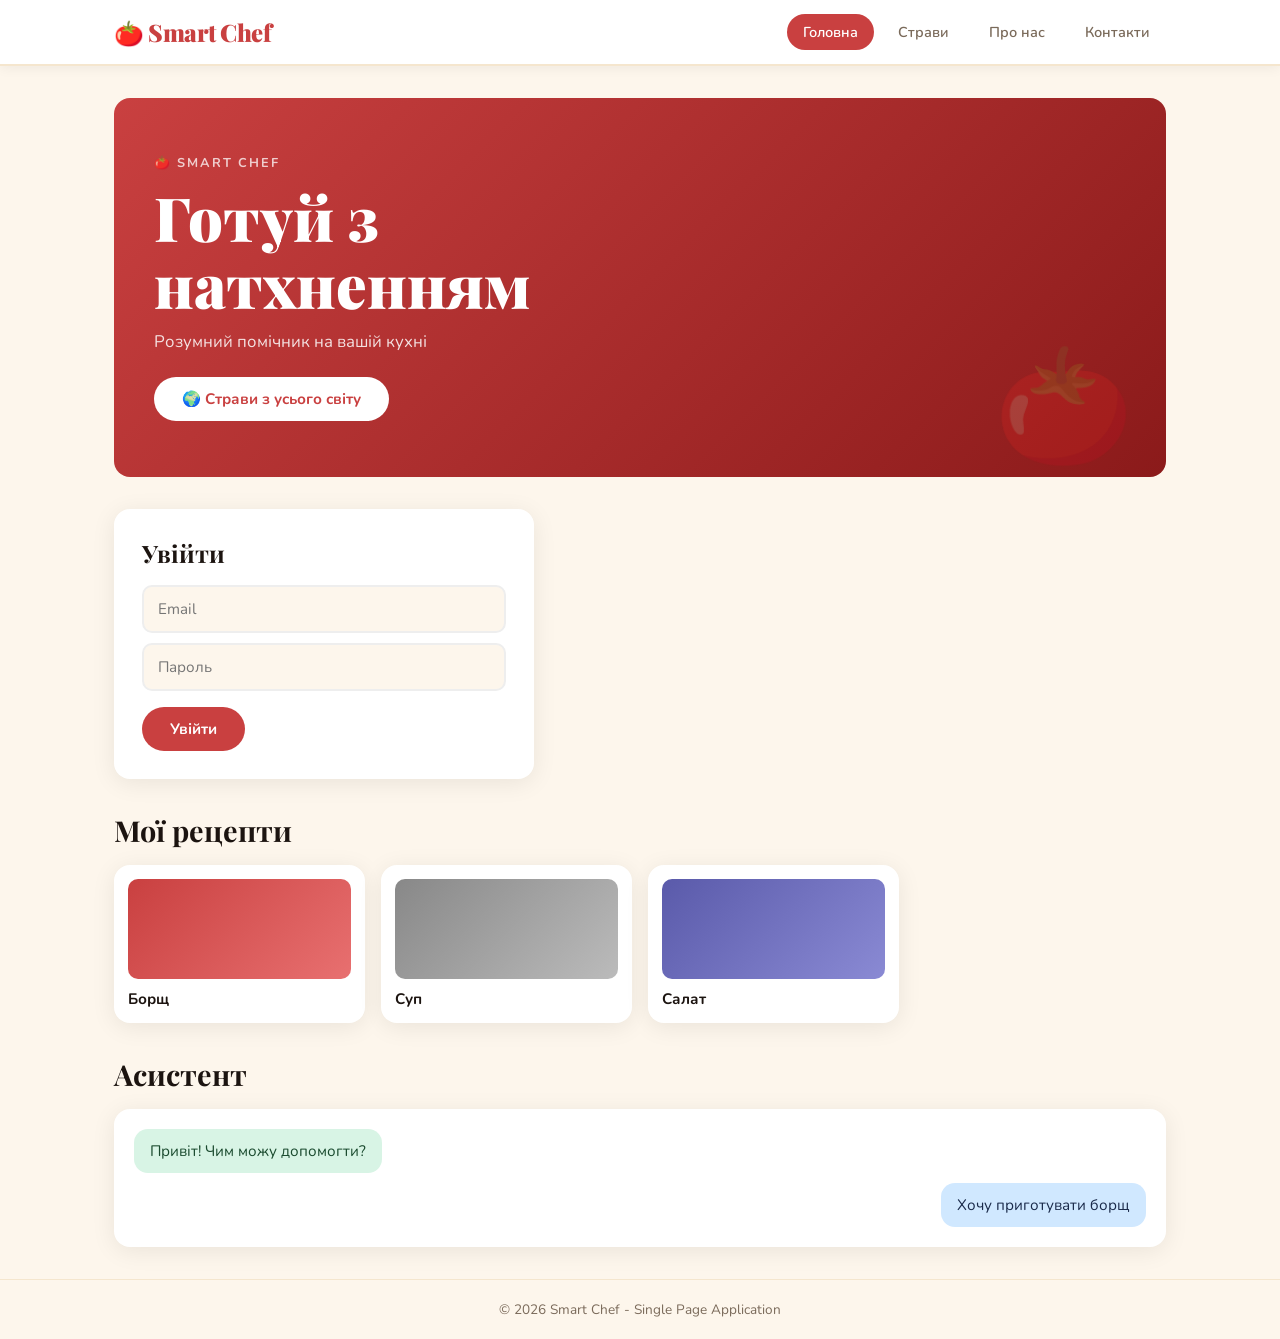
<file: index.html>
<!DOCTYPE html>
<html lang="uk">
<head>
  <meta charset="UTF-8">
  <meta name="viewport" content="width=device-width, initial-scale=1.0">
  <title>Smart Chef</title>
  <link rel="preconnect" href="https://fonts.googleapis.com">
  <link rel="stylesheet" href="accessibility.css">
  <link rel="preconnect" href="https://fonts.gstatic.com" crossorigin>
  <link href="https://fonts.googleapis.com/css2?family=Playfair+Display:wght@700;900&family=Nunito:wght@400;600;700&display=swap" rel="stylesheet">
  <link rel="stylesheet" href="styles.css">
</head>
<body>

  <!-- Header by Header component-->

  <main id="app" class="app-main"></main>

  <!-- Footer injected by Footer component (main.js) -->

  <script type="module" src="main.js"></script>

</body>
</html>
</file>
<file: accessibility.css>
/* 1 - це Skip-link: пропуск навігації для читаємості */
.skip-link {
  position: absolute;
  top: -100px;
  left: 0;
  background: #1a1a1a;
  color: #ffffff;
  padding: 10px 20px;
  font-size: 1rem;
  font-weight: 700;
  text-decoration: none;
  z-index: 9999;
  border-radius: 0 0 8px 0;
  transition: top 0.2s;
}
.skip-link:focus {
  top: 0;
}

/* 2 Screen-reader only, приховано візуально */
.sr-only {
  position: absolute;
  width: 1px;
  height: 1px;
  padding: 0;
  margin: -1px;
  overflow: hidden;
  clip: rect(0, 0, 0, 0);
  white-space: nowrap;
  border: 0;
}

/* 3. FOCUS STATE це видимий і контрастний для клавіатурних користувачів */
:focus-visible {
  outline: 3px solid #e67e22;
  outline-offset: 3px;
  border-radius: 4px;
}

/* Відміна outline лише для mouse-click (не keyboard) */
:focus:not(:focus-visible) {
  outline: none;
}

/* 4. Контрастність тексту, виправлення сірих елементів */
/* Проблема: .card-category, .card-area */
.card-category,
.card-area {
  color: #5a5a5a;   /* контраст ~7:1 на білому тлі */
  font-size: 0.875rem;
}

/* Підказки форми */
.form-hint {
  display: block;
  font-size: 0.8rem;
  color: #595959;
  margin-top: 4px;
}

.required-mark {
  color: #cc0000;
  margin-left: 3px;
}

/* 5 Видимий focus для nav-посилань */
.nav-link:focus-visible {
  outline: 3px solid #e67e22;
  outline-offset: 4px;
  border-radius: 3px;
}

/* Активна вкладка */
.tab-btn--active,
.tab-btn[aria-selected="true"] {
  background-color: #e67e22;
  color: #ffffff;
  font-weight: 700;
}

/* Фокус на tab-кнопках */
.tab-btn:focus-visible {
  outline: 3px solid #e67e22;
  outline-offset: 2px;
}

/* 6. Форма label контрастний */
.form-label {
  display: block;
  margin-bottom: 6px;
  font-weight: 600;
  color: #1a1a1a;
}

/* Status-повідомлення форми */
.form-status {
  margin: 12px 0;
  min-height: 24px;
  font-size: 0.95rem;
}
.form-status--success {
  color: #155724;
  background: #d4edda;
  border: 1px solid #c3e6cb;
  padding: 10px 14px;
  border-radius: 6px;
}

/* 7 Карточки: клавіатурний фокус */
.meal-card:focus-visible {
  outline: 3px solid #e67e22;
  outline-offset: 4px;
  border-radius: 10px;
}

/* 8 Покращення контрасту кнопки */
.btn-primary {
  background-color: #c0392b;
  color: #ffffff;
  font-weight: 700;
  padding: 12px 28px;
  border: none;
  border-radius: 8px;
  cursor: pointer;
  font-size: 1rem;
  transition: background-color 0.2s;
}
.btn-primary:hover {
  background-color: #922b21;
}
.btn-primary:focus-visible {
  outline: 3px solid #e67e22;
  outline-offset: 3px;
}
</file>
<file: styles.css>
/* Colors */
:root {
  --cream:    #fdf6ec;
  --warm:     #f5e6ce;
  --red:      #c94040;
  --red-dark: #a33030;
  --green:    #3d7a4f;
  --text:     #1c1410;
  --muted:    #7a6a5a;
  --card-bg:  #ffffff;
  --shadow:   0 4px 24px rgba(0,0,0,0.08);
  --radius:   16px;
  --font-display: 'Playfair Display', Georgia, serif;
  --font-body:    'Nunito', Arial, sans-serif;
}

/* Reset */
*, *::before, *::after { margin:0; padding:0; box-sizing:border-box; }

html { scroll-behavior: smooth; }

body {
  font-family: var(--font-body);
  background: var(--cream);
  color: var(--text);
  min-height: 100vh;
  display: flex;
  flex-direction: column;
}

/* Header */
.header {
  background: var(--card-bg);
  border-bottom: 2px solid var(--warm);
  position: sticky;
  top: 0;
  z-index: 100;
  box-shadow: 0 2px 12px rgba(0,0,0,0.06);
}

.header-inner {
  max-width: 1100px;
  margin: auto;
  padding: 14px 24px;
  display: flex;
  align-items: center;
  justify-content: space-between;
}

.logo {
  font-family: var(--font-display);
  font-size: 1.5rem;
  font-weight: 900;
  color: var(--red);
  letter-spacing: -0.5px;
}

/* Navigation */
.nav {
  display: flex;
  gap: 8px;
}

.nav a {
  font-family: var(--font-body);
  font-weight: 600;
  font-size: 0.9rem;
  text-decoration: none;
  color: var(--muted);
  padding: 8px 16px;
  border-radius: 50px;
  transition: background 0.2s, color 0.2s;
}

.nav a:hover, .nav a.active {
  background: var(--red);
  color: #fff;
}

/* Main */
.app-main {
  flex: 1;
  max-width: 1100px;
  margin: 0 auto;
  width: 100%;
  padding: 32px 24px;
}

/* Button */
.btn {
  display: inline-block;
  padding: 12px 28px;
  background: var(--red);
  color: #fff;
  border: none;
  border-radius: 50px;
  font-family: var(--font-body);
  font-weight: 700;
  font-size: 0.95rem;
  cursor: pointer;
  transition: background 0.2s, transform 0.1s;
}
.btn:hover  { background: var(--red-dark); }
.btn:active { transform: scale(0.97); }
.btn-full   { width: 100%; text-align: center; padding: 14px; }
.btn-sm     { padding: 8px 18px; font-size: 0.85rem; }
.btn-back   {
  background: transparent;
  color: var(--red);
  border: 2px solid var(--red);
  margin-bottom: 24px;
  padding: 8px 20px;
}
.btn-back:hover { background: var(--red); color: #fff; }

/* Home */

.hero {
  background: linear-gradient(135deg, #c94040 0%, #8b1a1a 100%);
  color: #fff;
  border-radius: var(--radius);
  padding: 56px 40px;
  margin-bottom: 32px;
  position: relative;
  overflow: hidden;
  animation: fadeUp 0.5s ease both;
}

.hero::after {
  content: '🍅';
  position: absolute;
  right: 32px;
  bottom: -8px;
  font-size: 7rem;
  opacity: 0.18;
  pointer-events: none;
}

.hero-tag {
  font-size: 0.8rem;
  font-weight: 700;
  letter-spacing: 2px;
  text-transform: uppercase;
  opacity: 0.75;
  display: block;
  margin-bottom: 12px;
}

.hero-title {
  font-family: var(--font-display);
  font-size: clamp(2.2rem, 6vw, 3.8rem);
  font-weight: 900;
  line-height: 1.1;
  margin-bottom: 12px;
}

.hero-sub {
  font-size: 1.05rem;
  opacity: 0.85;
  margin-bottom: 24px;
}

.hero-cta {
  background: #fff;
  color: var(--red);
  font-weight: 700;
}
.hero-cta:hover { background: var(--warm); color: var(--red-dark); }

.login-card {
  background: var(--card-bg);
  border-radius: var(--radius);
  padding: 28px;
  margin-bottom: 32px;
  box-shadow: var(--shadow);
  max-width: 420px;
  animation: fadeUp 0.5s 0.1s ease both;
}

.login-card h2 {
  font-family: var(--font-display);
  font-size: 1.5rem;
  margin-bottom: 16px;
}

.login-card input {
  width: 100%;
  padding: 12px 14px;
  margin-bottom: 10px;
  border: 2px solid #eee;
  border-radius: 10px;
  font-family: var(--font-body);
  font-size: 0.95rem;
  background: var(--cream);
  transition: border-color 0.2s;
}
.login-card input:focus { outline: none; border-color: var(--red); }
.login-card .btn { margin-top: 6px; }

.recipes-section { animation: fadeUp 0.5s 0.2s ease both; }

.recipes-section h2,
.assistant-section h2 {
  font-family: var(--font-display);
  font-size: 1.8rem;
  margin-bottom: 16px;
}

.cards {
  display: grid;
  grid-template-columns: repeat(auto-fill, minmax(200px, 1fr));
  gap: 16px;
  margin-bottom: 32px;
}

.card {
  background: var(--card-bg);
  border-radius: var(--radius);
  padding: 14px;
  box-shadow: var(--shadow);
  cursor: pointer;
  transition: transform 0.2s, box-shadow 0.2s;
}
.card:hover { transform: translateY(-4px); box-shadow: 0 8px 32px rgba(0,0,0,0.12); }
.card p { font-weight: 700; margin-top: 10px; font-size: 0.95rem; }

.img { height: 100px; border-radius: 10px; background: #ddd; }
.img.red  { background: linear-gradient(135deg, #c94040, #e87070); }
.img.blue { background: linear-gradient(135deg, #5a5aaa, #8a8ad4); }
.img.gray { background: linear-gradient(135deg, #888, #bbb); }

.assistant-section { animation: fadeUp 0.5s 0.3s ease both; }

.chat {
  background: var(--card-bg);
  border-radius: var(--radius);
  padding: 20px;
  box-shadow: var(--shadow);
  display: flex;
  flex-direction: column;
  gap: 10px;
}

.bot, .user {
  padding: 12px 16px;
  border-radius: 14px;
  font-size: 0.95rem;
  max-width: 80%;
}

.bot  { background: #d8f4e5; color: #1a4a2e; align-self: flex-start; }
.user { background: #d0e8ff; color: #1a2a4a; align-self: flex-end; }

/* Page meals */

.page-meals { animation: fadeUp 0.4s ease both; }

.meals-header {
  display: flex;
  align-items: flex-start;
  justify-content: space-between;
  gap: 20px;
  margin-bottom: 24px;
  flex-wrap: wrap;
}

.meals-title {
  font-family: var(--font-display);
  font-size: clamp(1.8rem, 5vw, 2.8rem);
  font-weight: 900;
  margin-bottom: 6px;
}

.meals-lead {
  color: var(--muted);
  font-size: 0.95rem;
}

.search-wrap {
  display: flex;
  gap: 8px;
  align-items: center;
}

.search-input {
  padding: 10px 16px;
  border: 2px solid #eee;
  border-radius: 50px;
  font-family: var(--font-body);
  font-size: 0.9rem;
  background: var(--cream);
  width: 220px;
  transition: border-color 0.2s;
}
.search-input:focus { outline: none; border-color: var(--red); }

/* Category */
.category-tabs {
  display: flex;
  flex-wrap: wrap;
  gap: 8px;
  margin-bottom: 28px;
}

.cat-tab {
  padding: 7px 16px;
  border-radius: 50px;
  border: 2px solid var(--warm);
  background: var(--card-bg);
  font-family: var(--font-body);
  font-weight: 600;
  font-size: 0.82rem;
  color: var(--muted);
  cursor: pointer;
  transition: all 0.2s;
}
.cat-tab:hover { border-color: var(--red); color: var(--red); }
.cat-tab.active { background: var(--red); color: #fff; border-color: var(--red); }

/* Meals */
.meals-grid {
  display: grid;
  grid-template-columns: repeat(auto-fill, minmax(220px, 1fr));
  gap: 20px;
  animation: fadeUp 0.4s ease both;
}

.meal-card {
  background: var(--card-bg);
  border-radius: var(--radius);
  overflow: hidden;
  box-shadow: var(--shadow);
  cursor: pointer;
  transition: transform 0.2s, box-shadow 0.2s;
}
.meal-card:hover { transform: translateY(-6px); box-shadow: 0 12px 40px rgba(0,0,0,0.13); }

.meal-img-wrap {
  position: relative;
  overflow: hidden;
}

.meal-img-wrap img {
  width: 100%;
  height: 160px;
  object-fit: cover;
  display: block;
  transition: transform 0.3s;
}
.meal-card:hover .meal-img-wrap img { transform: scale(1.06); }

.meal-overlay {
  position: absolute;
  inset: 0;
  background: rgba(201,64,64,0.75);
  display: flex;
  align-items: center;
  justify-content: center;
  opacity: 0;
  transition: opacity 0.2s;
  color: #fff;
  font-weight: 700;
  font-size: 1rem;
}
.meal-card:hover .meal-overlay { opacity: 1; }

.meal-info { padding: 12px 14px 14px; }

.meal-title {
  font-weight: 700;
  font-size: 0.95rem;
  line-height: 1.3;
  color: var(--text);
}

/* Loading */
.loading-state {
  display: flex;
  flex-direction: column;
  align-items: center;
  gap: 16px;
  padding: 60px 20px;
  color: var(--muted);
  font-size: 1rem;
  font-weight: 600;
}

.spinner {
  width: 44px;
  height: 44px;
  border: 4px solid var(--warm);
  border-top-color: var(--red);
  border-radius: 50%;
  animation: spin 0.7s linear infinite;
}

@keyframes spin {
  to { transform: rotate(360deg); }
}

/* Error  */
.error-state {
  background: #fff3f3;
  border: 2px solid #f7baba;
  border-radius: var(--radius);
  padding: 32px 24px;
  text-align: center;
  color: var(--red-dark);
  max-width: 480px;
  margin: 40px auto;
}

.error-icon { font-size: 2.5rem; display: block; margin-bottom: 12px; }

.error-state p {
  margin-bottom: 16px;
  font-weight: 600;
  font-size: 0.95rem;
}

/* Empty block */
.empty-state {
  text-align: center;
  padding: 60px 20px;
  color: var(--muted);
  font-size: 1.1rem;
  font-weight: 600;
}

/* Details */

.page-meal-detail { animation: fadeUp 0.4s ease both; }

.meal-detail-card {
  display: grid;
  grid-template-columns: 1fr 1.5fr;
  gap: 32px;
  background: var(--card-bg);
  border-radius: var(--radius);
  overflow: hidden;
  box-shadow: var(--shadow);
}

.meal-detail-img {
  position: relative;
}

.meal-detail-img img {
  width: 100%;
  height: 100%;
  min-height: 320px;
  object-fit: cover;
  display: block;
}

.meal-detail-badges {
  position: absolute;
  top: 12px;
  left: 12px;
  display: flex;
  gap: 8px;
}

.badge {
  background: rgba(255,255,255,0.92);
  color: var(--red-dark);
  font-weight: 700;
  font-size: 0.75rem;
  padding: 4px 10px;
  border-radius: 20px;
  letter-spacing: 0.3px;
}

.badge-green { color: var(--green); }

.meal-detail-body {
  padding: 32px 28px 32px 0;
  overflow-y: auto;
  max-height: 600px;
}

.meal-detail-title {
  font-family: var(--font-display);
  font-size: clamp(1.5rem, 3vw, 2.2rem);
  font-weight: 900;
  margin-bottom: 24px;
  line-height: 1.2;
}

.ingredients-block,
.instructions-block {
  margin-bottom: 24px;
}

.ingredients-block h3,
.instructions-block h3 {
  font-family: var(--font-display);
  font-size: 1.1rem;
  margin-bottom: 10px;
  color: var(--red);
}

.ingredients-list {
  list-style: none;
  display: flex;
  flex-wrap: wrap;
  gap: 6px;
}

.ingredients-list li {
  background: var(--warm);
  padding: 5px 12px;
  border-radius: 20px;
  font-size: 0.83rem;
  font-weight: 600;
  color: var(--text);
}

.instructions-block p {
  font-size: 0.9rem;
  line-height: 1.7;
  color: var(--muted);
}

.yt-btn {
  background: #ff0000;
  font-size: 0.9rem;
  padding: 10px 22px;
  margin-top: 8px;
}
.yt-btn:hover { background: #cc0000; }

/* About */

.page-about { animation: fadeUp 0.4s ease both; }

.about-hero {
  background: linear-gradient(135deg, #3d7a4f 0%, #1f4a2a 100%);
  color: #fff;
  border-radius: var(--radius);
  padding: 48px 40px;
  margin-bottom: 32px;
}

.about-hero h1 {
  font-family: var(--font-display);
  font-size: clamp(2rem, 5vw, 3.2rem);
  font-weight: 900;
  margin-bottom: 12px;
}

.about-lead {
  font-size: 1.1rem;
  opacity: 0.88;
  max-width: 520px;
}

.about-grid {
  display: grid;
  grid-template-columns: repeat(auto-fill, minmax(220px, 1fr));
  gap: 20px;
  margin-bottom: 40px;
}

.about-card {
  background: var(--card-bg);
  border-radius: var(--radius);
  padding: 28px 24px;
  box-shadow: var(--shadow);
  text-align: center;
}

.about-icon { font-size: 2.5rem; display: block; margin-bottom: 12px; }

.about-card h3 {
  font-family: var(--font-display);
  font-size: 1.2rem;
  margin-bottom: 8px;
}

.about-card p { color: var(--muted); font-size: 0.9rem; line-height: 1.5; }

.team-section h2 {
  font-family: var(--font-display);
  font-size: 1.8rem;
  margin-bottom: 20px;
}

.team-grid {
  display: grid;
  grid-template-columns: repeat(auto-fill, minmax(160px, 1fr));
  gap: 20px;
}

.team-member {
  background: var(--card-bg);
  border-radius: var(--radius);
  padding: 24px 16px;
  text-align: center;
  box-shadow: var(--shadow);
}

.avatar {
  width: 64px;
  height: 64px;
  border-radius: 50%;
  display: flex;
  align-items: center;
  justify-content: center;
  font-weight: 900;
  font-size: 1.1rem;
  color: #fff;
  margin: 0 auto 12px;
}

.av1 { background: var(--red); }
.av2 { background: var(--green); }
.av3 { background: #5a5aaa; }

.member-name { font-weight: 700; font-size: 0.95rem; margin-bottom: 4px; }
.member-role { color: var(--muted); font-size: 0.8rem; }

/* Contacts */

.page-contact { animation: fadeUp 0.4s ease both; max-width: 560px; }

.page-contact h1 {
  font-family: var(--font-display);
  font-size: clamp(1.8rem, 5vw, 2.8rem);
  font-weight: 900;
  margin-bottom: 8px;
}

.contact-lead {
  color: var(--muted);
  margin-bottom: 28px;
  font-size: 1rem;
}

.contact-form {
  background: var(--card-bg);
  border-radius: var(--radius);
  padding: 32px;
  box-shadow: var(--shadow);
}

.field-group { margin-bottom: 18px; }

.field-group label {
  display: block;
  font-weight: 700;
  font-size: 0.85rem;
  color: var(--muted);
  margin-bottom: 6px;
  text-transform: uppercase;
  letter-spacing: 0.5px;
}

.field-group input,
.field-group textarea {
  width: 100%;
  padding: 12px 14px;
  border: 2px solid #eee;
  border-radius: 10px;
  font-family: var(--font-body);
  font-size: 0.95rem;
  background: var(--cream);
  transition: border-color 0.2s;
  resize: vertical;
}

.field-group input:focus,
.field-group textarea:focus { outline: none; border-color: var(--red); }

.form-errors { color: #c94040; margin-top: 10px; font-size: 0.9rem; }
.form-errors p { margin-bottom: 4px; }

.form-success {
  color: var(--green);
  font-weight: 700;
  margin-top: 12px;
  padding: 12px;
  background: #d8f4e5;
  border-radius: 10px;
}

/* Footer */
.footer {
  text-align: center;
  padding: 20px;
  color: var(--muted);
  font-size: 0.85rem;
  border-top: 1px solid var(--warm);
}

/* Animation */
@keyframes fadeUp {
  from { opacity: 0; transform: translateY(18px); }
  to   { opacity: 1; transform: translateY(0); }
}

/* Mobile */
@media (max-width: 700px) {
  .nav a { padding: 7px 10px; font-size: 0.78rem; }
  .hero  { padding: 36px 24px; }
  .contact-form { padding: 20px; }
  .meals-header { flex-direction: column; }
  .search-wrap { width: 100%; }
  .search-input { flex: 1; width: auto; }
  .meal-detail-card { grid-template-columns: 1fr; }
  .meal-detail-body { padding: 20px; max-height: none; }
  .meal-detail-img img { min-height: 240px; }
}
</file>
